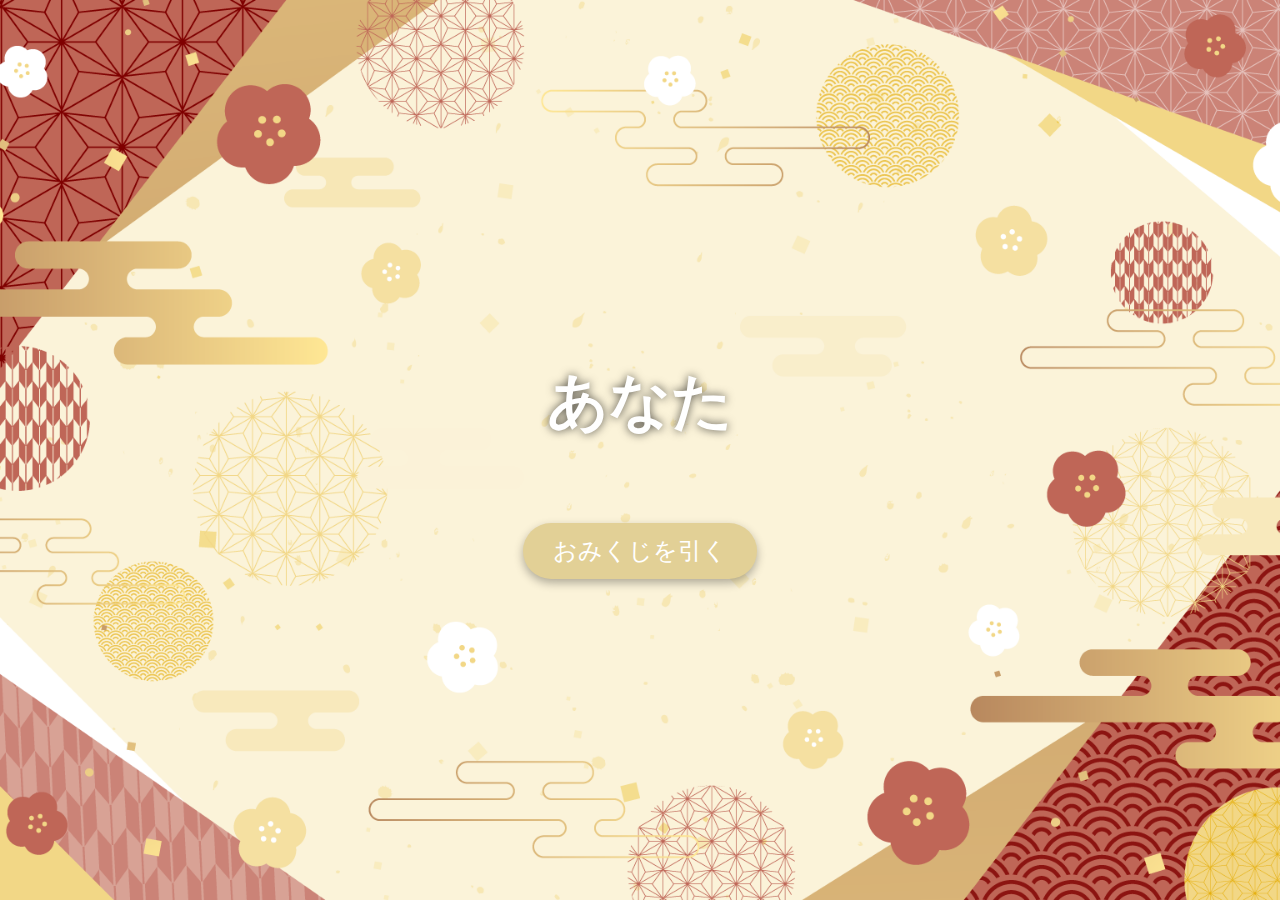
<file: index.html>
<!doctype html>
<html lang="ja">
<head>
<meta charset="UTF-8">
<meta name="viewport" content="width=device-width,initial-scale=1">
<title>おみくじ 表紙</title>
<link rel="stylesheet" href="style.css">
</head>

<body class="top-page">

  <!-- ▼▼ 表紙の背景画像を変えたい場合ここ ↓▼▼ -->
  <!-- CSSで .top-page の background-image を変更 -->
  <!-- ▲▲ 表紙の背景画像を変えたい場合ここ ▲▲ -->

  <div class="top-container">
    <h1 class="title" id="titleText">あなたの運勢は？</h1>
    <button class="start-btn">おみくじを引く</button>
  </div>

<script>
document.addEventListener("DOMContentLoaded", () => {

    // ---------------------
    // 表紙ボタン
    // ---------------------
    const startBtn = document.querySelector(".start-btn");
    if (startBtn) {
        startBtn.addEventListener("click", () => {
            console.log("ボタン押されました → omikuji.html へ移動");
            location.href = "omikuji.html";
        });
    }

    // ---------------------
    // タイトルのタイピング処理
    // ---------------------
    const title = document.getElementById("titleText");
    const text = "あなたの運勢は？";
    
    if (!title) return;

    title.textContent = "";
    title.style.opacity = "1";

    let index = 0;

    const interval = setInterval(() => {
        title.textContent += text[index];
        index++;

        if (index === text.length) {
            clearInterval(interval);
            setTimeout(() => {
                title.style.animation = "fluffy 3s ease-in-out infinite";
            }, 500);
        }
    }, 200);
});
</script>


</body>
</html>
</file>
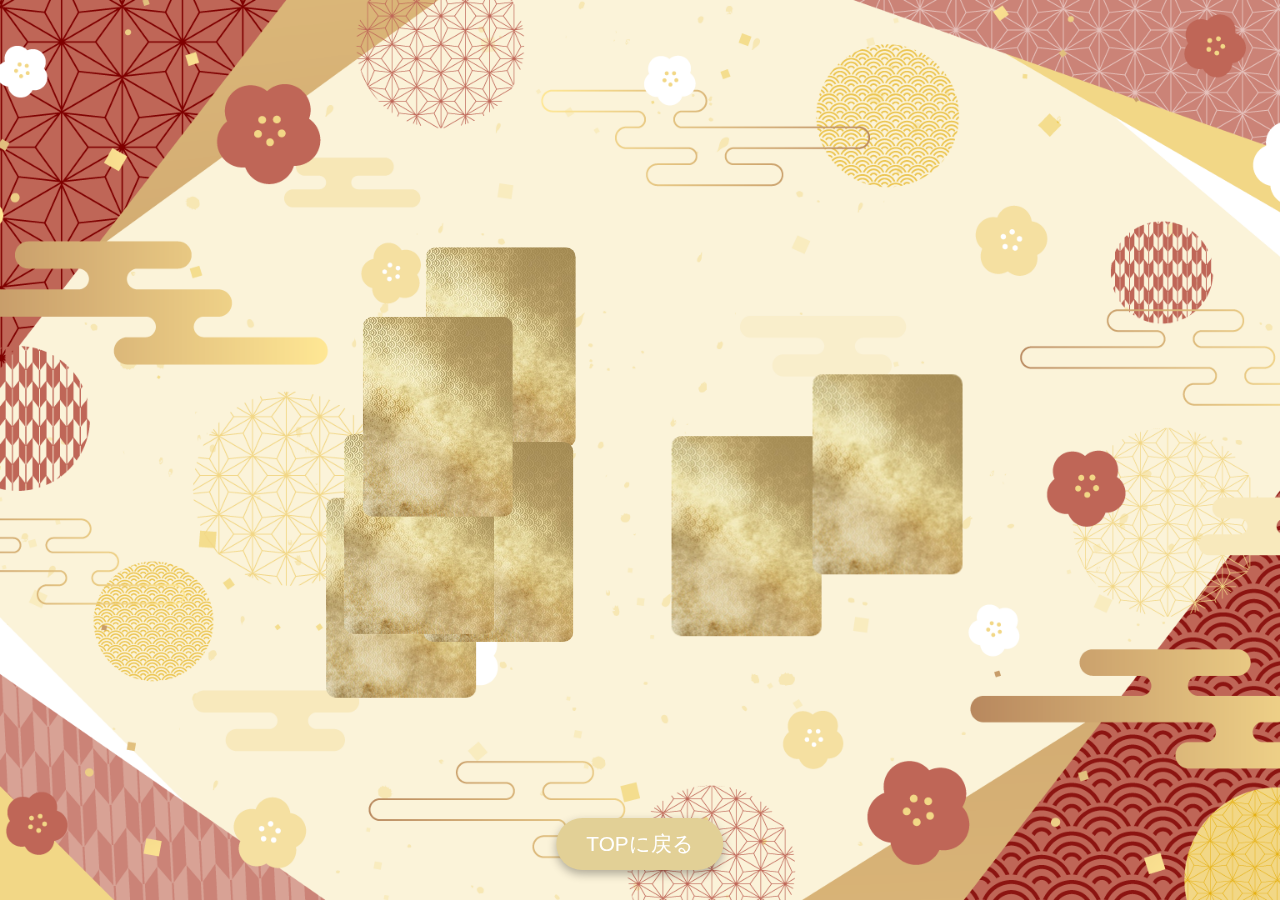
<file: omikuji.html>
<!doctype html>
<html lang="ja">
<head>
<meta charset="UTF-8">
<meta name="viewport" content="width=device-width,initial-scale=1">
<title>おみくじ</title>
<link rel="stylesheet" href="style.css">
</head>

<body class="omikuji-page">

<div id="result" class="result hidden">
    <div id="result-text"></div>

    <button class="return-button" onclick="location.href='index.html'">
        TOPに戻る
    </button>
</div>

<div id="cards" class="cards-container"></div>

<script src="omikuji.js"></script>

</body>
</html>
</file>
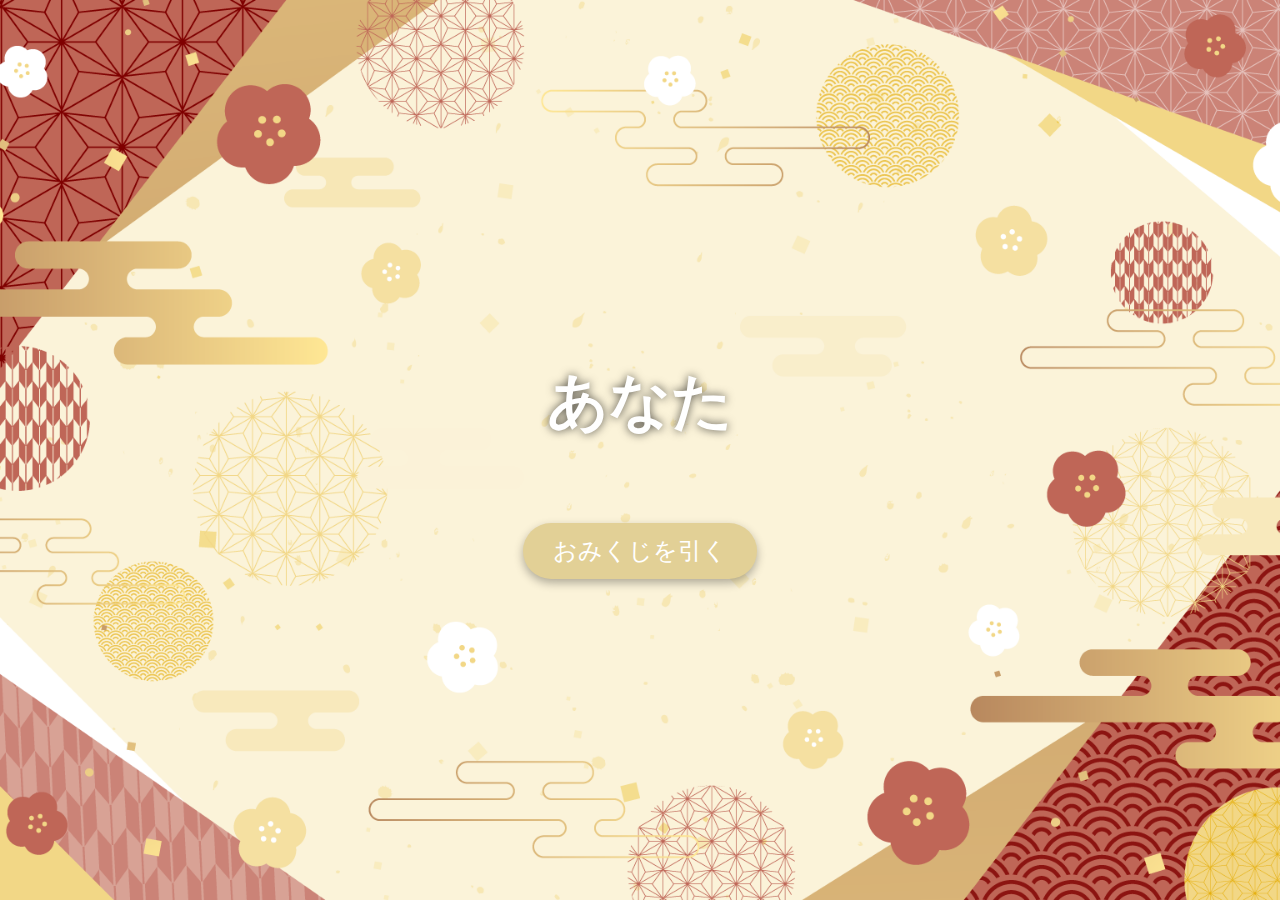
<file: result.html>
<!DOCTYPE html>
<html lang="ja">
<head>
    <meta charset="UTF-8">
    <meta name="viewport" content="width=device-width,initial-scale=1">
    <title>おみくじ結果</title>
    <link rel="stylesheet" href="result.css">
</head>
<body>

<div class="result-container">

    <!-- 結果カードの画像 -->
    <img id="result-img" class="result-card" src="" alt="">

    <!-- 結果文字 -->
    <h1 id="big-fortune" class="result-text-big"></h1>
    <h1 id="normal-fortune" class="normal-result-text" style="display: none;"></h1>

    <!-- コメント -->
    <p id="message" class="result-comment"></p>

    <!-- ボタン -->
    <div class="buttons-container">
        <button class="action-button" id="top-btn" onclick="location.href='index.html'">TOPに戻る</button>
        <button class="action-button" id="retry-btn" onclick="location.href='omikuji.html'">もう一度引く</button>
    </div>

</div>

<script src="result.js"></script>
</body>
</html>
</file>
<file: style.css>
/* -------------------------------------
   全体
------------------------------------- */
body {
    margin: 0;
    font-family: "M PLUS 1p", sans-serif;
    text-align: center;
}

/* -------------------------------------
 表紙
------------------------------------- */
body {
    margin: 0;
    background-image: url(hyousi0.png);
    background-size: cover;
    background-position: center;
    background-attachment: fixed;
    background-repeat: no-repeat;
}



.top-container {
    min-height: 100vh;         /* 画面の高さに合わせる */
    display: flex;
    flex-direction: column;    /* ←縦並びを強制する */
    justify-content: center;   /* 縦方向の中央寄せ */
    align-items: center;       /* 横方向中央寄せ */
    text-align: center;
}

.title {
    font-size: 3.8rem;
    color: #ffffff;
    text-shadow: 0 0 10px rgba(0,0,0,0.7);
    margin-bottom: 40px;      /* ボタンとの間隔 */
    opacity: 1;
    display: inline-block;
}

@keyframes fluffy {
    0% { transform: translateY(0px); }
    50% { transform: translateY(-8px); }
    100% { transform: translateY(0px); }
}


/* ボタンの位置調整 */
.start-btn {
    display: inline-block;
    font-size: 1.5rem;
    padding: 12px 30px;
    background-color: #e2d096;
    color: white;
    border: none;
    border-radius: 40px;
    cursor: pointer;
    box-shadow: 0 4px 10px rgba(0,0,0,0.3);
    transition: 0.3s;
    margin-top: 40px; /* ←追加分も残す */
}

.start-btn:hover {
    transform: scale(1.05);
    background-color: #edc979df;
}


/* -------------------------------------
 おみくじページ
------------------------------------- */
.omikuji-page {
    background-image: url("hyousi0.png");
    background-size: cover;
    background-position: center;
    background-attachment: fixed;
}

/* カード置き場：中央 */
.cards-container {
    position: fixed;
    top: 50%;
    left: 50%;
    transform: translate(-50%, -50%);
    width: 100%;
    height: 100%;
    pointer-events: none; /* 配置崩れ防止 */
    display: flex;
    justify-content: center;
    align-items: center;
}

/* カード本体 */

.card {
    width: 150px;
    height: 200px;
    background-size: cover;
    background-position: center;
    border-radius: 10px;
    position: absolute;
    transition: transform 0.6s ease, opacity 0.6s ease;
}

.card:hover {
    animation: floatY 1.5s ease-in-out infinite;
    z-index: 10; /* 他のカードより前面に */
}

/* 最終整列時にカード同士がくっつかないように */
.cards-container {
    display: flex;
    justify-content: center;
    align-items: center;
    gap: 20px; /* カード間の余白 */
    flex-wrap: wrap; /* スマホ時も崩れない */
    pointer-events: auto; /* クリック可能 */
}








/* シャッフル中のゆらぎ用アニメ（任意） */
@keyframes shake {
    0%   { transform: translateX(-10px) rotate(-5deg); }
    25%  { transform: translateX(10px) rotate(5deg); }
    50%  { transform: translateX(-10px) rotate(-5deg); }
    75%  { transform: translateX(10px) rotate(5deg); }
    100% { transform: translateX(0) rotate(0deg); }
}

/* 最終整列用 */
.cards-final {
    position: relative;  /* grid に戻す */
    transition: transform 0.6s ease, opacity 0.6s ease;
}

.result-page {
    margin: 0;
    font-family: "M PLUS 1p", sans-serif;
    text-align: center;
    background: #000;
    height: 100vh;
    display: flex;
    justify-content: center;
    align-items: center;
}

.result-container {
    width: 100%;
    display: flex;
    justify-content: center;
    align-items: center;
}

.result-bg {
    position: relative;
    width: 80%;
    max-width: 400px;
    height: auto;
    background-size: cover;
    background-position: center;
    border-radius: 15px;
    text-align: center;
    padding: 40px 20px;
    box-shadow: 0 10px 30px rgba(0,0,0,0.5);
}

.result-text {
    position: absolute;
    top: 50%;
    left: 50%;
    transform: translate(-50%, -50%);
    font-size: 2.5rem;
    color: #fff;
    text-shadow: 0 0 10px rgba(0,0,0,0.7);
}

.return-button {
    position: fixed;
    bottom: 30px;
    left: 50%;
    transform: translateX(-50%);
    padding: 12px 30px;
    font-size: 1.3rem;
    background-color: #e2d096;
    color: white;
    border: none;
    border-radius: 40px;
    cursor: pointer;
    box-shadow: 0 4px 10px rgba(0,0,0,0.3);
    transition: transform 0.3s ease, box-shadow 0.3s ease;
    z-index: 1000;
}

.return-button:hover {
    transform: translateX(-50%) translateY(-8px); /* 少し浮く */
    box-shadow: 0 12px 20px rgba(0,0,0,0.3);
}

.card {
    backface-visibility: hidden; /* 回転時に裏面が見えないように */
    transform-style: preserve-3d;
}

.card.flipped {
    transform: rotateY(180deg) scale(1.5); /* めくる＋拡大 */
    transition: transform 0.6s ease;
}

.result-card {
    position: fixed;
    top: 50%;
    left: 50%;
    transform: translate(-50%, -50%);
    text-align: center;
    z-index: 50;
    pointer-events: none; /* 結果表示中はカード操作禁止 */
}

.result-card img {
    width: 250px;
    height: auto;
    border-radius: 15px;
    margin-bottom: 20px;
}

.result-card p {
    font-size: 2rem;
    color: #fff;
    text-shadow: 0 0 8px rgba(0,0,0,0.7);
}

.card {
    transition: transform 0.4s ease;
    cursor: pointer;
}

/* クリック時の拡大アニメ */
.card.zoom {
    transform: scale(1.2);   /* 好みで調整OK */
}

/* -------------------------------------------
   スマホ用：カード整列（重なっても画面内）
------------------------------------------- */

/* -------------------------------------------
   スマホ用：カード整列（重なっても画面内）
------------------------------------------- */
@media (max-width: 600px) {
    .cards-container {
        
        gap: 10px; /* 横・縦に少し重ねる */
        padding: 0 10px;
        justify-content: space-around;
    }
    .card {
        width: 85px;
        height: 120px;
        margin: 5px;
    }
}
</file>
<file: result.css>
/* ==========================
   共通スタイル（PC・スマホ共通）
========================== */
body {
    margin: 0;
    padding: 0;
    background-image: url("hyousi0.png");
    background-size: cover;
    background-position: center;
    background-repeat: no-repeat;
    background-attachment: fixed;
    height: 100vh;
}

.result-container {
    text-align: center;
    padding-top: 150px; /* 上下バランス微調整（PC用） */
    color: #8b0000;
    text-shadow: 1px 1px 2px white;
    position: relative;
}

/* 結果カード */
.result-card {
    width: 260px;
    display: block;
    margin: 40px auto 20px;
}

/* 大きな結果文字 */
.result-text-big {
    font-size: 180px;
    font-weight: bold;
    color: rgb(186, 13, 13);
    text-align: center;
    margin: 20px 0;
}

/* 通常結果文字（コメント表示後） */
.normal-result-text {
    font-size: 64px;
    font-weight: bold;
    color: rgb(186, 13, 13);
    text-align: center;
    margin-top: 30px;
}

/* コメント */
.result-comment {
    font-size: 32px;  
    font-weight: 600; 
    color: #111;
    text-align: center;
    margin-top: 40px;  /* コメントを少し下に */
    max-width: 600px;
    margin-left: auto;
    margin-right: auto;
    line-height: 1.8;
    word-wrap: break-word;
    opacity: 0; 
    transform: translateY(30px);
    transition: all 0.8s ease;
}

/* コメント表示時 */
.result-comment.show {
    opacity: 1;
    transform: translateY(0);
}

/* ボタン */
.buttons-container {
    display: flex;
    justify-content: center;
    gap: 30px; /* ボタン間隔 */
    position: fixed;
    bottom: 30px;
    left: 50%;
    transform: translateX(-50%);
    z-index: 1000;
}

.action-button {
    font-size: 1.5rem;
    padding: 12px 30px;
    background-color: #e2d096;
    color: white;
    border: none;
    border-radius: 40px;
    cursor: pointer;
    box-shadow: 0 4px 10px rgba(0,0,0,0.3);
    transition: transform 0.3s ease, background-color 0.3s ease, box-shadow 0.3s ease;
}

.action-button:hover {
    transform: scale(1.05);
    background-color: #edc979df;
    box-shadow: 0 12px 20px rgba(0,0,0,0.3);
}

/* ==========================
   スマホ用（幅600px以下）
========================== */
@media (max-width: 600px) {

    /* body と html を画面全体に */
    body, html {
        height: 100%;
        margin: 0;
    }

    /* 結果コンテナを縦中央に */
    .result-container {
        display: flex;
        flex-direction: column;
        justify-content: center; /* 縦中央 */
        align-items: center;     /* 横中央 */
        padding: 20px 10px;      /* 上下余白 */
        height: 100%;             /* 画面全体 */
        box-sizing: border-box;
        text-align: center;
    }

    /* 結果文字のサイズ調整 */
    .result-text-big,
    .normal-result-text {
        font-size: 5rem !important;
        margin: 0 auto 20px auto;
        text-align: center;
    }

    /* 結果カード画像 */
    .result-card {
        width: 75% !important;
        max-width: 240px;
        margin: 0 auto 20px auto !important;
        display: block;
    }

    /* コメント部分 */
    .result-comment {
        font-size: 1rem !important;
        line-height: 1.8;
        width: 90%;
        margin: 20px auto 40px auto !important;
        text-align: center;
    }

    /* ボタン */
    .buttons-container {
        position: relative;  /* 固定解除 */
        margin-top: 20px;
        flex-direction: column;
        gap: 12px;
        width: 100%;
    }

    .action-button {
        font-size: 1rem !important;
        padding: 10px 20px;
        width: 70%;
        margin: 0 auto;
    }
}
</file>
